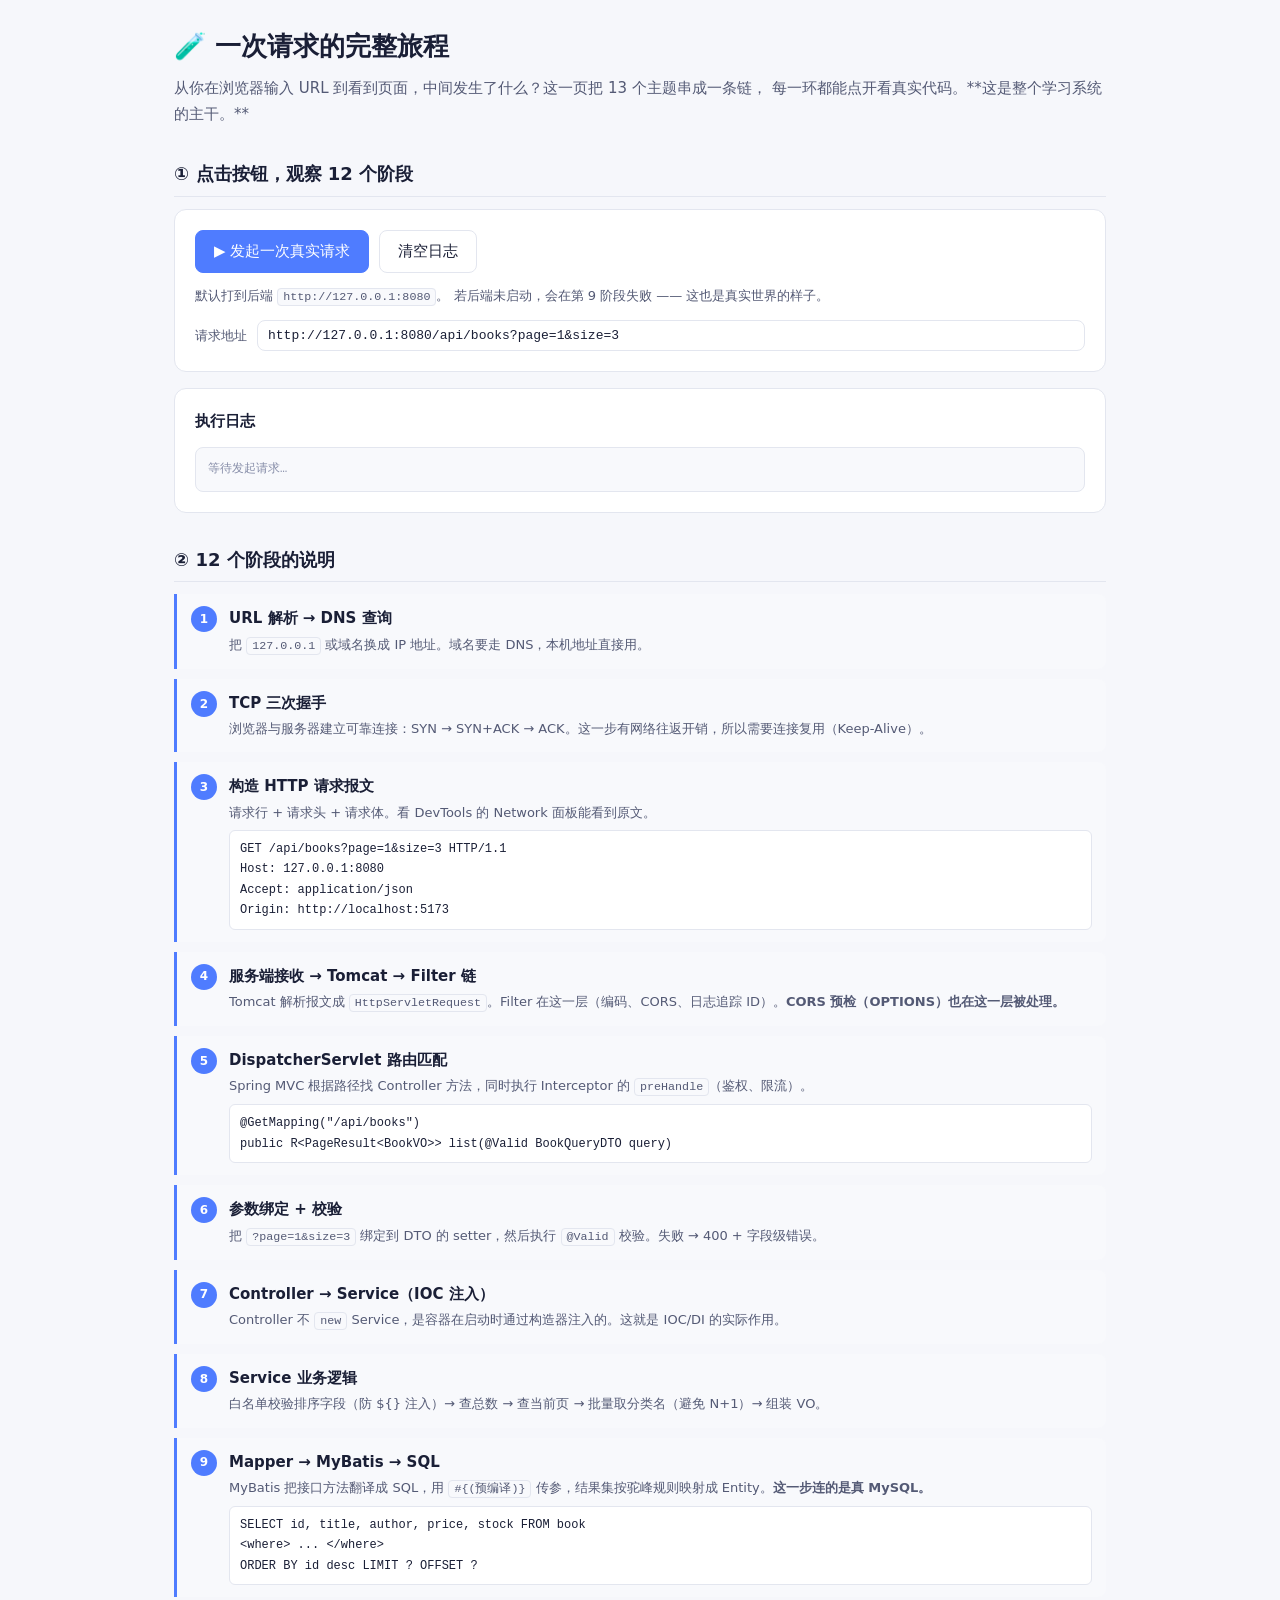
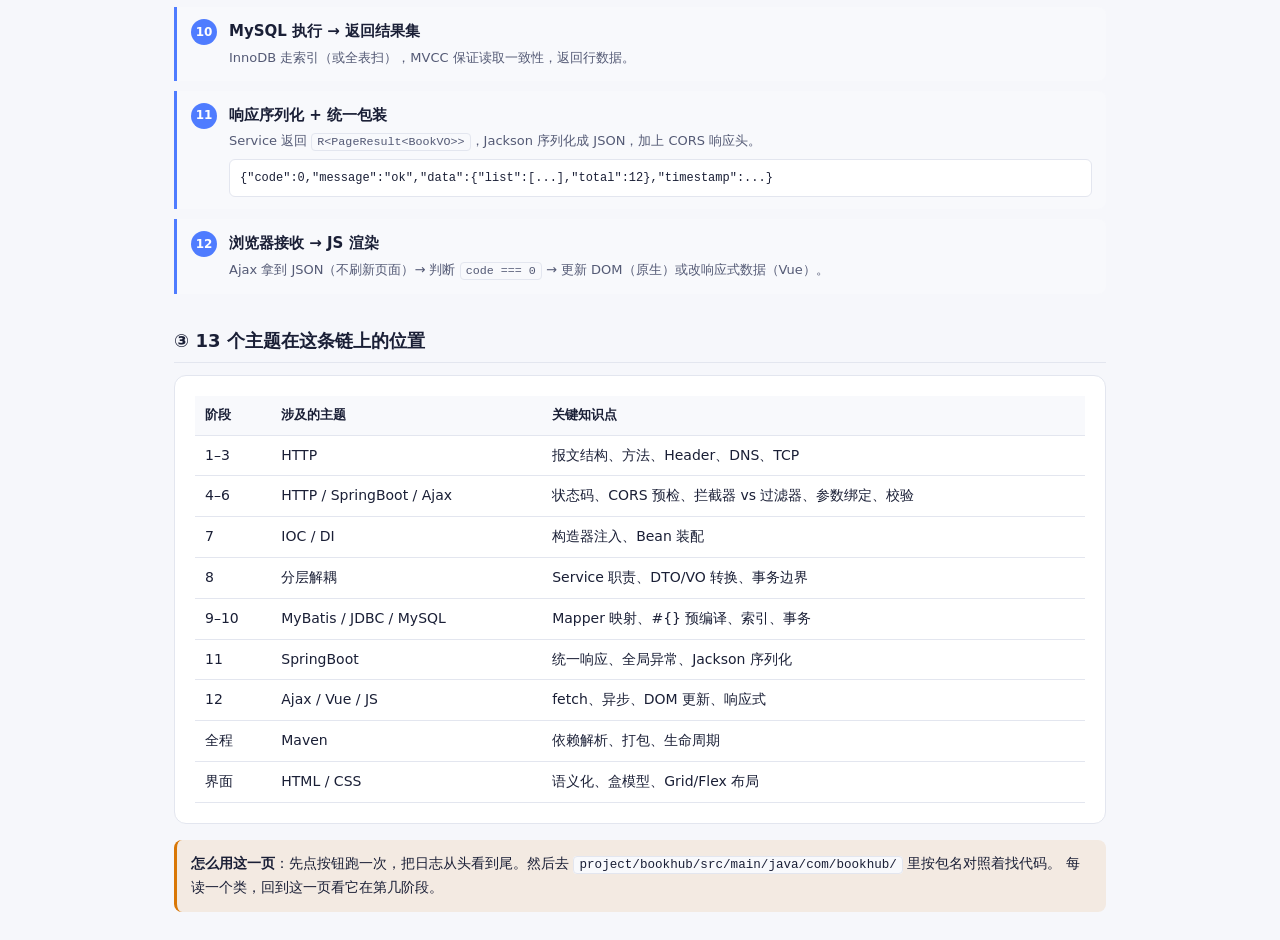
<file: labs/web/01-request-journey.html>
<!doctype html>
<html lang="zh-CN">
<head>
<meta charset="utf-8">
<meta name="viewport" content="width=device-width, initial-scale=1">
<title>实验 01 · 一次请求的完整旅程</title>
<style>
  :root {
    --bg: #f6f7fb; --surface: #fff; --border: #e3e6ef; --text: #1a1f36;
    --text2: #545a75; --text3: #868da8; --brand: #4f7cff; --ok: #16a34a;
    --warn: #d97706; --danger: #dc2626; --code-bg: #f8f9fc;
    --mono: "Cascadia Code", Consolas, monospace;
  }
  @media (prefers-color-scheme: dark) {
    :root { --bg:#0f1218; --surface:#171b23; --border:#2a3040; --text:#e6e9f2;
      --text2:#a8b0c4; --text3:#737c93; --code-bg:#12161d; }
  }
  * { box-sizing: border-box; }
  body {
    margin: 0; padding: 24px;
    font: 15px/1.7 -apple-system, "PingFang SC", "Microsoft YaHei", system-ui, sans-serif;
    background: var(--bg); color: var(--text);
    max-width: 980px; margin-inline: auto;
  }
  h1 { font-size: 26px; margin: 0 0 8px; }
  h2 { font-size: 18px; margin: 32px 0 12px; padding-bottom: 6px; border-bottom: 1px solid var(--border); }
  .lede { color: var(--text2); margin: 0 0 24px; }
  .card {
    background: var(--surface); border: 1px solid var(--border);
    border-radius: 12px; padding: 20px; margin-bottom: 16px;
  }
  .stage {
    display: flex; gap: 12px; align-items: flex-start;
    padding: 12px 14px; border-left: 3px solid var(--brand);
    background: var(--code-bg); border-radius: 0 8px 8px 0; margin-bottom: 10px;
  }
  .stage-n {
    flex: 0 0 26px; height: 26px; display: grid; place-items: center;
    border-radius: 50%; background: var(--brand); color: #fff;
    font-size: 12px; font-weight: 700;
  }
  .stage-b { flex: 1; min-width: 0; }
  .stage-t { font-weight: 650; margin-bottom: 2px; }
  .stage-d { font-size: 13px; color: var(--text2); }
  .stage-code {
    font-family: var(--mono); font-size: 12px;
    background: var(--surface); border: 1px solid var(--border);
    border-radius: 6px; padding: 8px 10px; margin-top: 6px;
    overflow-x: auto; white-space: pre;
  }
  button {
    font: inherit; padding: 8px 18px; border-radius: 8px; cursor: pointer;
    border: 1px solid var(--border); background: var(--surface); color: var(--text);
    transition: all .18s;
  }
  button:hover { border-color: var(--brand); color: var(--brand); }
  button.primary { background: var(--brand); border-color: var(--brand); color: #fff; }
  button.primary:hover { filter: brightness(1.1); color: #fff; }
  button:disabled { opacity: .5; cursor: not-allowed; }
  .log {
    font-family: var(--mono); font-size: 12px; line-height: 1.6;
    background: var(--code-bg); border: 1px solid var(--border);
    border-radius: 8px; padding: 12px; max-height: 320px; overflow-y: auto;
    white-space: pre-wrap; word-break: break-all;
  }
  .log .t { color: var(--text3); }
  .log .ok { color: var(--ok); }
  .log .err { color: var(--danger); }
  .log .info { color: var(--brand); }
  .row { display: flex; gap: 10px; flex-wrap: wrap; align-items: center; }
  .grid2 { display: grid; grid-template-columns: repeat(auto-fit, minmax(240px, 1fr)); gap: 14px; }
  code { font-family: var(--mono); font-size: .9em; background: var(--code-bg);
    border: 1px solid var(--border); padding: 1px 5px; border-radius: 4px; }
  .note { padding: 12px 14px; border-radius: 8px; font-size: 14px;
    background: color-mix(in srgb, var(--warn) 10%, transparent);
    border-left: 3px solid var(--warn); margin: 12px 0; }
  table { border-collapse: collapse; width: 100%; font-size: 14px; }
  th, td { padding: 8px 10px; text-align: left; border-bottom: 1px solid var(--border); }
  th { background: var(--code-bg); font-weight: 650; font-size: 13px; }
</style>
</head>
<body>

<h1>🧪 一次请求的完整旅程</h1>
<p class="lede">
  从你在浏览器输入 URL 到看到页面，中间发生了什么？这一页把 13 个主题串成一条链，
  每一环都能点开看真实代码。**这是整个学习系统的主干。**
</p>

<h2>① 点击按钮，观察 12 个阶段</h2>
<div class="card">
  <div class="row mb">
    <button class="primary" id="btn-run">▶ 发起一次真实请求</button>
    <button id="btn-clear">清空日志</button>
  </div>
  <p style="font-size:13px;color:var(--text2);margin:12px 0 0">
    默认打到后端 <code>http://127.0.0.1:8080</code>。
    若后端未启动，会在第 9 阶段失败 —— 这也是真实世界的样子。
  </p>
  <div class="row" style="margin-top:12px">
    <label style="font-size:13px;color:var(--text2)">请求地址</label>
    <input id="url" value="http://127.0.0.1:8080/api/books?page=1&size=3"
           style="flex:1;min-width:260px;padding:7px 10px;border:1px solid var(--border);
                  border-radius:8px;background:var(--surface);color:var(--text);font-family:var(--mono);font-size:13px">
  </div>
</div>

<div class="card">
  <h3 style="margin:0 0 12px;font-size:15px">执行日志</h3>
  <div class="log" id="log"><span class="t">等待发起请求…</span></div>
</div>

<h2>② 12 个阶段的说明</h2>

<div class="stage"><div class="stage-n">1</div><div class="stage-b">
  <div class="stage-t">URL 解析 → DNS 查询</div>
  <div class="stage-d">把 <code>127.0.0.1</code> 或域名换成 IP 地址。域名要走 DNS，本机地址直接用。</div>
</div></div>

<div class="stage"><div class="stage-n">2</div><div class="stage-b">
  <div class="stage-t">TCP 三次握手</div>
  <div class="stage-d">浏览器与服务器建立可靠连接：SYN → SYN+ACK → ACK。这一步有网络往返开销，所以需要连接复用（Keep-Alive）。</div>
</div></div>

<div class="stage"><div class="stage-n">3</div><div class="stage-b">
  <div class="stage-t">构造 HTTP 请求报文</div>
  <div class="stage-d">请求行 + 请求头 + 请求体。看 DevTools 的 Network 面板能看到原文。</div>
  <div class="stage-code">GET /api/books?page=1&size=3 HTTP/1.1
Host: 127.0.0.1:8080
Accept: application/json
Origin: http://localhost:5173</div>
</div></div>

<div class="stage"><div class="stage-n">4</div><div class="stage-b">
  <div class="stage-t">服务端接收 → Tomcat → Filter 链</div>
  <div class="stage-d">Tomcat 解析报文成 <code>HttpServletRequest</code>。Filter 在这一层（编码、CORS、日志追踪 ID）。<b>CORS 预检（OPTIONS）也在这一层被处理。</b></div>
</div></div>

<div class="stage"><div class="stage-n">5</div><div class="stage-b">
  <div class="stage-t">DispatcherServlet 路由匹配</div>
  <div class="stage-d">Spring MVC 根据路径找 Controller 方法，同时执行 Interceptor 的 <code>preHandle</code>（鉴权、限流）。</div>
  <div class="stage-code">@GetMapping("/api/books")
public R&lt;PageResult&lt;BookVO&gt;&gt; list(@Valid BookQueryDTO query)</div>
</div></div>

<div class="stage"><div class="stage-n">6</div><div class="stage-b">
  <div class="stage-t">参数绑定 + 校验</div>
  <div class="stage-d">把 <code>?page=1&size=3</code> 绑定到 DTO 的 setter，然后执行 <code>@Valid</code> 校验。失败 → 400 + 字段级错误。</div>
</div></div>

<div class="stage"><div class="stage-n">7</div><div class="stage-b">
  <div class="stage-t">Controller → Service（IOC 注入）</div>
  <div class="stage-d">Controller 不 <code>new</code> Service，是容器在启动时通过构造器注入的。这就是 IOC/DI 的实际作用。</div>
</div></div>

<div class="stage"><div class="stage-n">8</div><div class="stage-b">
  <div class="stage-t">Service 业务逻辑</div>
  <div class="stage-d">白名单校验排序字段（防 ${} 注入）→ 查总数 → 查当前页 → 批量取分类名（避免 N+1）→ 组装 VO。</div>
</div></div>

<div class="stage"><div class="stage-n">9</div><div class="stage-b">
  <div class="stage-t">Mapper → MyBatis → SQL</div>
  <div class="stage-d">MyBatis 把接口方法翻译成 SQL，用 <code>#{(预编译)}</code> 传参，结果集按驼峰规则映射成 Entity。<b>这一步连的是真 MySQL。</b></div>
  <div class="stage-code">SELECT id, title, author, price, stock FROM book
&lt;where&gt; ... &lt;/where&gt;
ORDER BY id desc LIMIT ? OFFSET ?</div>
</div></div>

<div class="stage"><div class="stage-n">10</div><div class="stage-b">
  <div class="stage-t">MySQL 执行 → 返回结果集</div>
  <div class="stage-d">InnoDB 走索引（或全表扫），MVCC 保证读取一致性，返回行数据。</div>
</div></div>

<div class="stage"><div class="stage-n">11</div><div class="stage-b">
  <div class="stage-t">响应序列化 + 统一包装</div>
  <div class="stage-d">Service 返回 <code>R&lt;PageResult&lt;BookVO&gt;&gt;</code>，Jackson 序列化成 JSON，加上 CORS 响应头。</div>
  <div class="stage-code">{"code":0,"message":"ok","data":{"list":[...],"total":12},"timestamp":...}</div>
</div></div>

<div class="stage"><div class="stage-n">12</div><div class="stage-b">
  <div class="stage-t">浏览器接收 → JS 渲染</div>
  <div class="stage-d">Ajax 拿到 JSON（不刷新页面）→ 判断 <code>code === 0</code> → 更新 DOM（原生）或改响应式数据（Vue）。</div>
</div></div>

<h2>③ 13 个主题在这条链上的位置</h2>
<div class="card">
<table>
  <thead><tr><th>阶段</th><th>涉及的主题</th><th>关键知识点</th></tr></thead>
  <tbody>
    <tr><td>1–3</td><td>HTTP</td><td>报文结构、方法、Header、DNS、TCP</td></tr>
    <tr><td>4–6</td><td>HTTP / SpringBoot / Ajax</td><td>状态码、CORS 预检、拦截器 vs 过滤器、参数绑定、校验</td></tr>
    <tr><td>7</td><td>IOC / DI</td><td>构造器注入、Bean 装配</td></tr>
    <tr><td>8</td><td>分层解耦</td><td>Service 职责、DTO/VO 转换、事务边界</td></tr>
    <tr><td>9–10</td><td>MyBatis / JDBC / MySQL</td><td>Mapper 映射、#{} 预编译、索引、事务</td></tr>
    <tr><td>11</td><td>SpringBoot</td><td>统一响应、全局异常、Jackson 序列化</td></tr>
    <tr><td>12</td><td>Ajax / Vue / JS</td><td>fetch、异步、DOM 更新、响应式</td></tr>
    <tr><td>全程</td><td>Maven</td><td>依赖解析、打包、生命周期</td></tr>
    <tr><td>界面</td><td>HTML / CSS</td><td>语义化、盒模型、Grid/Flex 布局</td></tr>
  </tbody>
</table>
</div>

<div class="note">
  <b>怎么用这一页</b>：先点按钮跑一次，把日志从头看到尾。然后去
  <code>project/bookhub/src/main/java/com/bookhub/</code> 里按包名对照着找代码。
  每读一个类，回到这一页看它在第几阶段。
</div>

<script>
const logEl = document.getElementById('log');
const btnRun = document.getElementById('btn-run');
const btnClear = document.getElementById('btn-clear');
const urlEl = document.getElementById('url');

let t0 = 0;
function now() {
  const ms = performance.now() - t0;
  return `+${ms.toFixed(1).padStart(7)}ms`;
}
function log(msg, cls = '') {
  const line = document.createElement('div');
  line.innerHTML = `<span class="t">${now()}</span>  <span class="${cls}">${escapeHtml(msg)}</span>`;
  logEl.appendChild(line);
  logEl.scrollTop = logEl.scrollHeight;
}
function escapeHtml(s) {
  return String(s).replace(/[&<>"']/g, c => ({'&':'&amp;','<':'&lt;','>':'&gt;','"':'&quot;',"'":'&#39;'}[c]));
}
function clearLog() { logEl.innerHTML = ''; }

async function run() {
  btnRun.disabled = true;
  clearLog();
  t0 = performance.now();

  const url = urlEl.value.trim();
  const origin = new URL(url).origin;

  log('═══ 开始 ───', 'info');
  log(`① URL: ${url}`);
  log(`   协议=${new URL(url).protocol}  主机=${new URL(url).host}  路径=${new URL(url).pathname}`, '');
  log(`   本页 origin = ${location.origin}`);
  log(`   同源？${origin === location.origin ? '是' : '否 → 会触发 CORS'}`,
      origin === location.origin ? 'ok' : 'err');

  log('② DNS：127.0.0.1 直接是 IP，无需解析');
  log('   （若是域名，这里会是一次 DNS 查询，通常走系统缓存 → hosts → DNS 服务器）');

  log('③ TCP 三次握手（由浏览器内核完成，JS 看不到）');
  log('   SYN → SYN+ACK → ACK，成功后连接进入 HTTP 层');

  log('④ 构造请求报文：');
  log(`   GET ${new URL(url).pathname}${new URL(url).search} HTTP/1.1`);
  log(`   Host: ${new URL(url).host}`);
  log('   Accept: application/json');

  log('⑤ 发出请求…');
  log('（下面这些阶段发生在服务器内部，浏览器只能看到耗时）', 'info');

  const t1 = performance.now();
  let res, json, err = null;
  try {
    res = await fetch(url, { headers: { Accept: 'application/json' } });
    json = await res.json();
  } catch (e) {
    err = e;
  }
  const rtt = performance.now() - t1;

  if (err) {
    log(`✗ 请求失败：${err.message}`, 'err');
    log('');
    log('可能原因（按概率排序）：', 'info');
    log('  1. 后端没启动 → 在 project/bookhub 执行 mvnw.cmd spring-boot:run');
    log('  2. 端口被占用 / 改过端口 → 检查 application.yml 的 server.port');
    log('  3. 本页用 file:// 打开，被 CORS 拦 → 用 node tools/serve.mjs 起服务');
    log('  4. 跨域但后端没配 CORS → 检查 CorsConfig');
    log('');
    log('这四种错误正是「Ajax + HTTP + SpringBoot」三章要解决的问题。', 'info');
    btnRun.disabled = false;
    return;
  }

  log(`⑥ 收到响应，往返耗时 ${rtt.toFixed(1)}ms`, 'ok');
  log(`   HTTP ${res.status} ${res.statusText}`, res.ok ? 'ok' : 'err');
  log('   响应头：');
  for (const [k, v] of res.headers) {
    if (['content-type', 'content-length', 'access-control-allow-origin',
         'access-control-allow-credentials', 'cache-control', 'date'].includes(k.toLowerCase())) {
      log(`     ${k}: ${v}`);
    }
  }

  log('⑦ Tomcat → Filter → DispatcherServlet（服务端，JS 不可见）');
  log('⑧ 拦截器 preHandle → Controller → 参数绑定 → @Valid（服务端）');
  log('⑨ IOC 注入的 Service 执行 → ');
  log('⑩ MyBatis 生成 SQL → MySQL 执行（服务端）');

  log('⑪ 响应体（截断到 600 字）：');
  const bodyStr = JSON.stringify(json, null, 2);
  bodyStr.split('\n').slice(0, 22).forEach(l => log('   ' + l));
  if (bodyStr.split('\n').length > 22) log('   …（省略）');

  log('⑫ 前端处理：', 'info');
  log(`   业务码 code = ${json.code} ${json.code === 0 ? '→ 成功' : '→ 业务失败'}`,
      json.code === 0 ? 'ok' : 'err');
  if (json.code === 0 && json.data) {
    if (json.data.list) {
      log(`   列表 ${json.data.list.length} 条，共 ${json.data.total} 条，第 ${json.data.page}/${json.data.pages} 页`);
      log('   第 1 条： ' + JSON.stringify(json.data.list[0]).slice(0, 200));
    } else {
      log('   详情：' + JSON.stringify(json.data).slice(0, 300));
    }
  } else if (json.message) {
    log(`   错误信息：${json.message}`, 'err');
  }

  log('');
  log('═══ 完成 ═══', 'ok');
  log(`总耗时 ${(performance.now() - t0).toFixed(1)}ms（其中网络往返 ${rtt.toFixed(1)}ms）`);
  btnRun.disabled = false;
}

btnRun.addEventListener('click', run);
btnClear.addEventListener('click', clearLog);
</script>
</body>
</html>
</file>
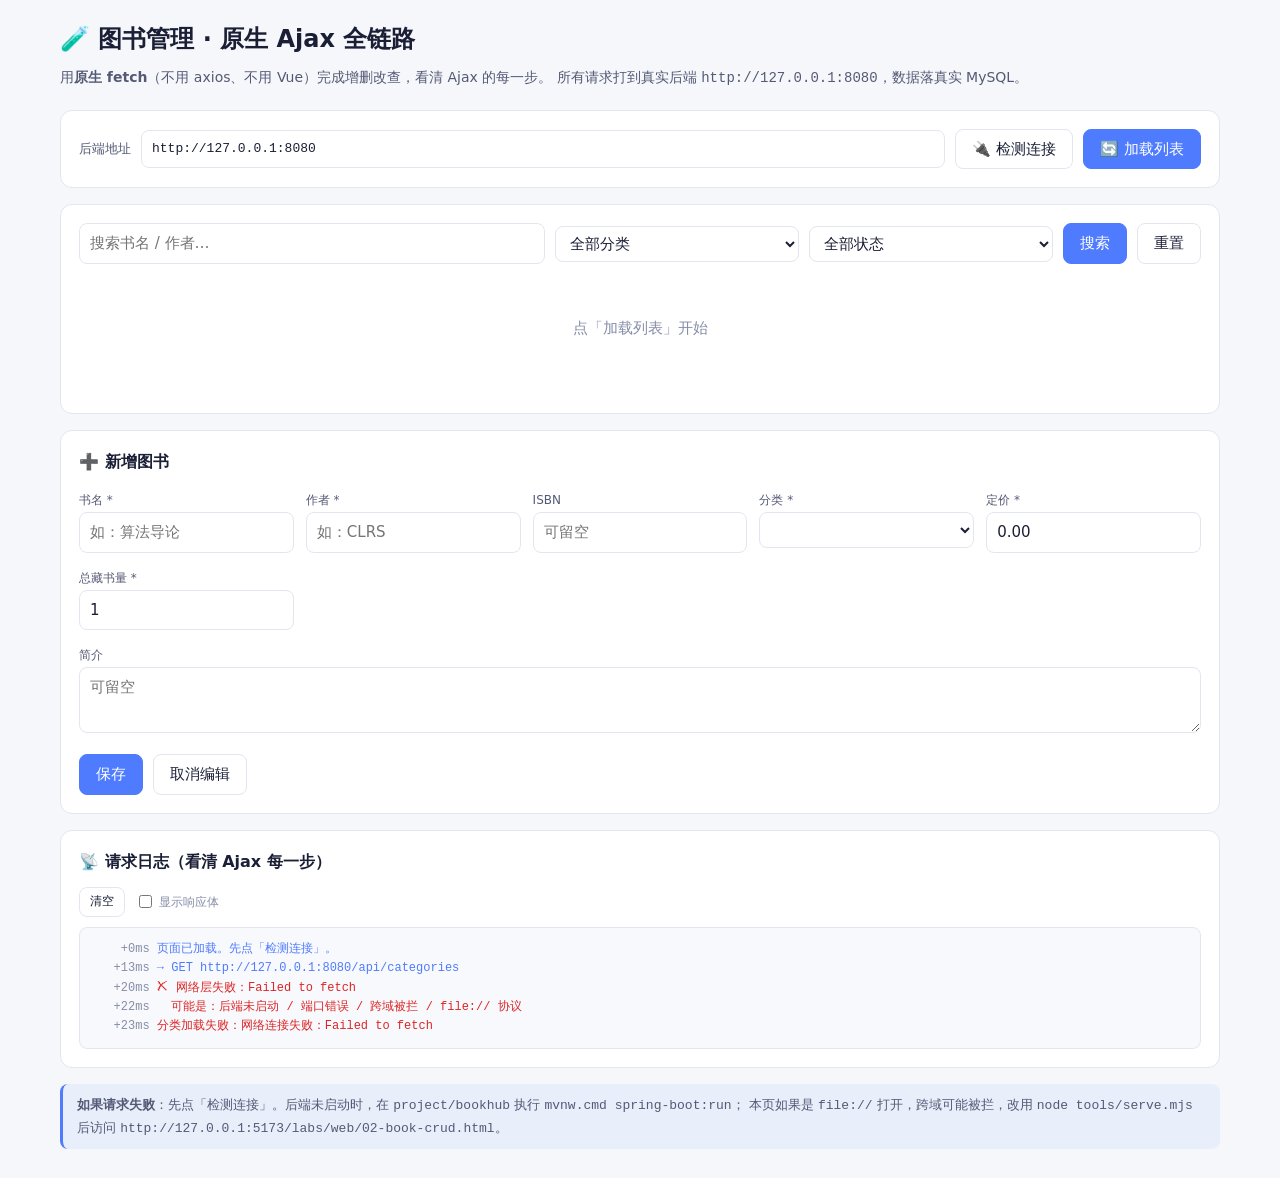
<file: labs/web/02-book-crud.html>
<!doctype html>
<html lang="zh-CN">
<head>
<meta charset="utf-8">
<meta name="viewport" content="width=device-width, initial-scale=1">
<title>实验 02 · 图书管理（原生 Ajax 全链路）</title>
<style>
  :root {
    --bg:#f6f7fb; --surface:#fff; --border:#e3e6ef; --text:#1a1f36;
    --text2:#545a75; --text3:#868da8; --brand:#4f7cff; --ok:#16a34a;
    --warn:#d97706; --danger:#dc2626; --code-bg:#f8f9fc;
    --mono:"Cascadia Code",Consolas,monospace;
  }
  @media (prefers-color-scheme:dark){:root{--bg:#0f1218;--surface:#171b23;--border:#2a3040;
    --text:#e6e9f2;--text2:#a8b0c4;--text3:#737c93;--code-bg:#12161d;}}
  *{box-sizing:border-box}
  body{margin:0;padding:20px;font:15px/1.65 -apple-system,"PingFang SC","Microsoft YaHei",system-ui,sans-serif;
    background:var(--bg);color:var(--text);max-width:1200px;margin-inline:auto}
  h1{font-size:24px;margin:0 0 6px}
  .lede{color:var(--text2);margin:0 0 20px;font-size:14px}
  .card{background:var(--surface);border:1px solid var(--border);border-radius:12px;padding:18px;margin-bottom:16px}
  button{font:inherit;padding:7px 16px;border-radius:8px;cursor:pointer;border:1px solid var(--border);
    background:var(--surface);color:var(--text);transition:all .18s}
  button:hover{border-color:var(--brand);color:var(--brand)}
  button.primary{background:var(--brand);border-color:var(--brand);color:#fff}
  button.primary:hover{filter:brightness(1.1);color:#fff}
  button.danger{color:var(--danger);border-color:var(--danger)}
  button.danger:hover{background:var(--danger);color:#fff}
  button:disabled{opacity:.45;cursor:not-allowed}
  button.sm{padding:4px 10px;font-size:12px}
  input,select,textarea{font:inherit;padding:7px 10px;border:1px solid var(--border);border-radius:8px;
    background:var(--surface);color:var(--text);width:100%}
  input:focus,select:focus,textarea:focus{outline:none;border-color:var(--brand);
    box-shadow:0 0 0 3px color-mix(in srgb,var(--brand) 15%,transparent)}
  .row{display:flex;gap:10px;flex-wrap:wrap;align-items:center}
  .grid{display:grid;grid-template-columns:repeat(auto-fit,minmax(180px,1fr));gap:12px}
  table{border-collapse:collapse;width:100%;font-size:14px}
  th,td{padding:9px 10px;text-align:left;border-bottom:1px solid var(--border);vertical-align:middle}
  th{background:var(--code-bg);font-weight:650;font-size:12.5px;white-space:nowrap}
  tbody tr:hover{background:var(--code-bg)}
  .badge{display:inline-block;padding:1px 8px;border-radius:99px;font-size:11px;font-weight:600}
  .badge.ok{background:color-mix(in srgb,var(--ok) 15%,transparent);color:var(--ok)}
  .badge.no{background:color-mix(in srgb,var(--text3) 15%,transparent);color:var(--text3)}
  .badge.warn{background:color-mix(in srgb,var(--warn) 15%,transparent);color:var(--warn)}
  .log{font-family:var(--mono);font-size:12px;line-height:1.6;background:var(--code-bg);
    border:1px solid var(--border);border-radius:8px;padding:12px;max-height:260px;
    overflow-y:auto;white-space:pre-wrap;word-break:break-all}
  .log .ok{color:var(--ok)} .log .err{color:var(--danger)}
  .log .info{color:var(--brand)} .log .t{color:var(--text3)}
  .msg{padding:10px 14px;border-radius:8px;margin:10px 0;font-size:14px;display:none}
  .msg.show{display:block}
  .msg.ok{background:color-mix(in srgb,var(--ok) 12%,transparent);color:var(--ok);
    border-left:3px solid var(--ok)}
  .msg.err{background:color-mix(in srgb,var(--danger) 12%,transparent);color:var(--danger);
    border-left:3px solid var(--danger)}
  .note{padding:10px 14px;border-radius:8px;font-size:13px;
    background:color-mix(in srgb,var(--brand) 8%,transparent);
    border-left:3px solid var(--brand);margin:12px 0;color:var(--text2)}
  .muted{color:var(--text3);font-size:13px}
  .pager{display:flex;gap:6px;align-items:center;justify-content:center;margin-top:14px;flex-wrap:wrap}
  .pager span{margin:0 10px;font-size:13px;color:var(--text2)}
  .spinner{width:16px;height:16px;border:2px solid var(--border);border-top-color:var(--brand);
    border-radius:50%;animation:spin .7s linear infinite;display:inline-block;vertical-align:-3px}
  @keyframes spin{to{transform:rotate(360deg)}}
  .empty{text-align:center;padding:40px;color:var(--text3)}
  .code{font-family:var(--mono);font-size:12px;background:var(--code-bg);border:1px solid var(--border);
    border-radius:6px;padding:8px;overflow-x:auto;white-space:pre}
</style>
</head>
<body>

<h1>🧪 图书管理 · 原生 Ajax 全链路</h1>
<p class="lede">
  用<strong>原生 fetch</strong>（不用 axios、不用 Vue）完成增删改查，看清 Ajax 的每一步。
  所有请求打到真实后端 <code>http://127.0.0.1:8080</code>，数据落真实 MySQL。
</p>

<div class="card">
  <div class="row">
    <label style="font-size:13px;color:var(--text2)">后端地址</label>
    <input id="baseUrl" value="http://127.0.0.1:8080"
           style="flex:1;min-width:220px;font-family:var(--mono);font-size:13px">
    <button id="btnCheck">🔌 检测连接</button>
    <button id="btnReload" class="primary">🔄 加载列表</button>
  </div>
  <div id="connMsg" class="msg"></div>
</div>

<div class="card">
  <div class="row" style="margin-bottom:12px">
    <input id="kw" placeholder="搜索书名 / 作者…" style="flex:2;min-width:180px">
    <select id="catFilter" style="flex:1;min-width:130px">
      <option value="">全部分类</option>
    </select>
    <select id="statusFilter" style="flex:1;min-width:110px">
      <option value="">全部状态</option>
      <option value="1">上架</option>
      <option value="0">下架</option>
    </select>
    <button id="btnSearch" class="primary">搜索</button>
    <button id="btnReset">重置</button>
  </div>

  <div id="tableWrap">
    <div class="empty">点「加载列表」开始</div>
  </div>

  <div class="pager" id="pager"></div>
</div>

<div class="card">
  <h3 style="margin:0 0 12px;font-size:16px" id="formTitle">➕ 新增图书</h3>
  <form id="bookForm">
    <input type="hidden" id="f-id">
    <div class="grid">
      <div>
        <label style="font-size:12px;color:var(--text2)">书名 *</label>
        <input id="f-title" required maxlength="200" placeholder="如：算法导论">
      </div>
      <div>
        <label style="font-size:12px;color:var(--text2)">作者 *</label>
        <input id="f-author" required maxlength="100" placeholder="如：CLRS">
      </div>
      <div>
        <label style="font-size:12px;color:var(--text2)">ISBN</label>
        <input id="f-isbn" maxlength="20" placeholder="可留空">
      </div>
      <div>
        <label style="font-size:12px;color:var(--text2)">分类 *</label>
        <select id="f-category" required></select>
      </div>
      <div>
        <label style="font-size:12px;color:var(--text2)">定价 *</label>
        <input id="f-price" type="number" min="0" step="0.01" value="0.00" required>
      </div>
      <div>
        <label style="font-size:12px;color:var(--text2)">总藏书量 *</label>
        <input id="f-total" type="number" min="0" value="1" required>
      </div>
    </div>
    <div style="margin-top:12px">
      <label style="font-size:12px;color:var(--text2)">简介</label>
      <textarea id="f-remark" rows="2" maxlength="500" placeholder="可留空"></textarea>
    </div>
    <div class="row" style="margin-top:14px">
      <button type="submit" class="primary" id="btnSubmit">保存</button>
      <button type="button" id="btnCancel">取消编辑</button>
    </div>
  </form>
  <div id="formMsg" class="msg"></div>
  <div id="validErr" style="display:none;margin-top:10px"></div>
</div>

<div class="card">
  <h3 style="margin:0 0 12px;font-size:16px">📡 请求日志（看清 Ajax 每一步）</h3>
  <div class="row" style="margin-bottom:10px">
    <button class="sm" id="btnClearLog">清空</button>
    <label class="muted" style="font-size:12px;cursor:pointer">
      <input type="checkbox" id="showDetail" style="width:auto;vertical-align:-2px"> 显示响应体
    </label>
  </div>
  <div class="log" id="log"></div>
</div>

<div class="note">
  <b>如果请求失败</b>：先点「检测连接」。后端未启动时，在
  <code>project/bookhub</code> 执行 <code>mvnw.cmd spring-boot:run</code>；
  本页如果是 <code>file://</code> 打开，跨域可能被拦，改用
  <code>node tools/serve.mjs</code> 后访问 <code>http://127.0.0.1:5173/labs/web/02-book-crud.html</code>。
</div>

<script>
/* ============================================================
 * 这一整页都是「原生 Ajax」的教学实现
 * 关键点（每处都有注释）：
 *   ① 统一封装 request()：处理 res.ok、业务码、超时、错误分类
 *   ② 用 DOM API 构建表格（不用 innerHTML 拼接，防 XSS）
 *   ③ 表单校验：前端先校验（体验），后端再校验（安全）
 *   ④ 事件委托：表格按钮用一个监听器
 *   ⑤ AbortController：搜索时取消上一次请求（防竞态）
 * ============================================================ */

const $ = (s) => document.querySelector(s);
const logEl = $('#log');
let t0 = 0;

function nowStr() {
  return `+${(performance.now() - t0).toFixed(0)}ms`.padStart(8);
}
function escapeHtml(s) {
  return String(s ?? '').replace(/[&<>"']/g,
    c => ({ '&': '&amp;', '<': '&lt;', '>': '&gt;', '"': '&quot;', "'": '&#39;' }[c]));
}
function log(msg, cls = '') {
  const div = document.createElement('div');
  div.innerHTML = `<span class="t">${nowStr()}</span> <span class="${cls}">${escapeHtml(msg)}</span>`;
  logEl.appendChild(div);
  logEl.scrollTop = logEl.scrollHeight;
}

function showMsg(el, text, type) {
  el.className = 'msg show ' + type;
  el.textContent = text;
}
function hideMsg(el) { el.className = 'msg'; }

/* ============================================================
 * ① 统一请求封装
 * ------------------------------------------------------------
 * 为什么必须封装？因为裸 fetch 有四个坑：
 *   1. 4xx/5xx 不 reject → 必须判断 res.ok
 *   2. 要手动 res.json()
 *   3. 没有超时
 *   4. 业务码（code!==0）和 HTTP 错误要分开处理
 * ============================================================ */
let currentController = null;
let lastT0 = 0;

async function request(path, { method = 'GET', body, timeout = 8000, cancelPrevious = false } = {}) {
  const base = $('#baseUrl').value.replace(/\/$/, '');
  const url = base + path;
  lastT0 = performance.now();

  if (cancelPrevious) {
    currentController?.abort();      // 取消上一次（防竞态）
  }
  const controller = new AbortController();
  currentController = controller;
  const timer = setTimeout(() => controller.abort('timeout'), timeout);

  log(`→ ${method} ${url}` +
      (body ? `  body=${JSON.stringify(body).slice(0, 80)}` : ''), 'info');

  try {
    const res = await fetch(url, {
      method,
      headers: body ? { 'Content-Type': 'application/json' } : {},
      body: body ? JSON.stringify(body) : undefined,
      signal: controller.signal,
    });

    const ms = (performance.now() - lastT0).toFixed(0);
    const text = await res.text();
    const json = text ? JSON.parse(text) : null;

    log(`← ${res.status} ${res.statusText}  (${ms}ms)` +
        (json && json.code !== undefined ? `  code=${json.code}` : ''),
        res.ok && (!json || json.code === 0) ? 'ok' : 'err');

    if ($('#showDetail').checked && json) {
      log('   ' + JSON.stringify(json).slice(0, 600));
    }

    // HTTP 层错误
    if (!res.ok) {
      const errMsg = json?.message || `HTTP ${res.status}`;
      const details = json?.data ? '\n' + Object.entries(json.data)
        .map(([k, v]) => `  · ${k}: ${v}`).join('\n') : '';
      throw Object.assign(new Error(errMsg + details), { kind: 'http', status: res.status, json });
    }

    // 业务层错误（HTTP 200 但 code !== 0）
    if (json && json.code !== 0) {
      const details = json.data ? '\n' + Object.entries(json.data)
        .map(([k, v]) => `  · ${k}: ${v}`).join('\n') : '';
      throw Object.assign(new Error(json.message + details), { kind: 'biz', json });
    }

    return json?.data ?? null;

  } catch (e) {
    if (e.kind) throw e;                       // 上面已经抛的，直接透传

    if (e.name === 'AbortError') {
      if (e.message === 'timeout') {
        log(`✗ 请求超时（>${timeout}ms）`, 'err');
        throw Object.assign(new Error('请求超时，请检查后端是否在运行'), { kind: 'timeout' });
      }
      log('✗ 请求已被取消（用户触发新操作）', 'err');
      throw Object.assign(new Error('已取消'), { kind: 'abort' });
    }

    // 网络错误（后端没起、跨域被拦、DNS 失败）
    log('✗ 网络层失败：' + e.message, 'err');
    log('  可能是：后端未启动 / 端口错误 / 跨域被拦 / file:// 协议', 'err');
    throw Object.assign(new Error('网络连接失败：' + e.message), { kind: 'network' });
  } finally {
    clearTimeout(timer);
    if (currentController === controller) currentController = null;
  }
}

/* ============================================================
 * ② 状态
 * ============================================================ */
const state = {
  page: 1,
  size: 8,
  kw: '',
  categoryId: '',
  status: '',
  total: 0,
  pages: 0,
};

/* ============================================================
 * ③ 加载分类（下拉框）
 * ============================================================ */
async function loadCategories() {
  try {
    const list = await request('/api/categories');
    const opts = list.map(c => `<option value="${c.id}">${escapeHtml(c.name)}</option>`).join('');
    $('#catFilter').innerHTML = '<option value="">全部分类</option>' + opts;
    $('#f-category').innerHTML = '<option value="">请选择</option>' + opts;
  } catch (e) {
    log('分类加载失败：' + e.message, 'err');
  }
}

/* ============================================================
 * ④ 渲染表格（用 DOM API 而非 innerHTML 拼接）
 * ============================================================ */
function renderTable(list) {
  const wrap = $('#tableWrap');
  wrap.innerHTML = '';

  if (!list.length) {
    const d = document.createElement('div');
    d.className = 'empty';
    d.textContent = '没有符合条件的图书';
    wrap.appendChild(d);
    renderPager();
    return;
  }

  const table = document.createElement('table');
  const thead = document.createElement('thead');
  const htr = document.createElement('tr');
  ['ID', '书名', '作者', '分类', '定价', '库存/总量', '状态', '操作'].forEach((t, i) => {
    const th = document.createElement('th');
    th.textContent = t;
    if (i === 7) th.style.textAlign = 'right';
    htr.appendChild(th);
  });
  thead.appendChild(htr);
  table.appendChild(thead);

  const tbody = document.createElement('tbody');
  list.forEach(b => {
    const tr = document.createElement('tr');

    const cells = [
      String(b.id),
      b.title,
      b.author,
      b.categoryName || '-',
      '¥' + Number(b.price).toFixed(2),
      `${b.stock} / ${b.total}`,
    ];
    cells.forEach((v, i) => {
      const td = document.createElement('td');
      td.textContent = v;
      if (i === 0) td.style.color = 'var(--text3)';
      if (i === 4) td.style.fontVariantNumeric = 'tabular-nums';
      if (i === 5) {
        td.style.fontVariantNumeric = 'tabular-nums';
        if (b.stock === 0) td.style.color = 'var(--danger)';
      }
      if (i === 1) td.style.fontWeight = '550';
      tr.appendChild(td);
    });

    // 状态
    const tdStatus = document.createElement('td');
    const badge = document.createElement('span');
    badge.className = 'badge ' + (b.status === 1 ? 'ok' : 'no');
    badge.textContent = b.statusText;
    tdStatus.appendChild(badge);
    if (!b.available && b.status === 1) {
      const w = document.createElement('span');
      w.className = 'badge warn';
      w.textContent = '无库存';
      w.style.marginLeft = '4px';
      tdStatus.appendChild(w);
    }
    tr.appendChild(tdStatus);

    // 操作
    const tdOps = document.createElement('td');
    tdOps.style.textAlign = 'right';
    tdOps.style.whiteSpace = 'nowrap';

    const mk = (text, cls, action) => {
      const btn = document.createElement('button');
      btn.className = 'sm' + (cls ? ' ' + cls : '');
      btn.textContent = text;
      btn.dataset.action = action;
      btn.dataset.id = b.id;
      btn.style.marginLeft = '4px';
      return btn;
    };

    tdOps.appendChild(mk('借书', '', 'borrow'));
    tdOps.appendChild(mk('编辑', '', 'edit'));
    tdOps.appendChild(mk('删除', 'danger', 'del'));
    tr.appendChild(tdOps);

    tbody.appendChild(tr);
  });

  table.appendChild(tbody);
  wrap.appendChild(table);
  renderPager();
}

function renderPager() {
  const p = $('#pager');
  p.innerHTML = '';
  if (state.pages <= 1) return;

  const mk = (text, disabled, onClick) => {
    const b = document.createElement('button');
    b.className = 'sm';
    b.textContent = text;
    b.disabled = disabled;
    b.onclick = onClick;
    return b;
  };

  p.appendChild(mk('« 首页', state.page === 1, () => { state.page = 1; loadList(); }));
  p.appendChild(mk('‹ 上一页', state.page === 1, () => { state.page--; loadList(); }));

  const sp = document.createElement('span');
  sp.textContent = `第 ${state.page} / ${state.pages} 页 · 共 ${state.total} 条`;
  p.appendChild(sp);

  p.appendChild(mk('下一页 ›', state.page >= state.pages, () => { state.page++; loadList(); }));
  p.appendChild(mk('末页 »', state.page >= state.pages, () => { state.page = state.pages; loadList(); }));
}

/* ============================================================
 * ⑤ 加载列表
 * ============================================================ */
async function loadList(cancelPrevious = false) {
  const qs = new URLSearchParams({
    page: state.page,
    size: state.size,
    sortBy: 'id',
    sortDir: 'desc',
  });
  if (state.kw) qs.set('kw', state.kw);
  if (state.categoryId) qs.set('categoryId', state.categoryId);
  if (state.status !== '') qs.set('status', state.status);

  try {
    const data = await request('/api/books?' + qs.toString(), { cancelPrevious });
    state.total = data.total;
    state.pages = data.pages;
    if (data.page > data.pages && data.pages > 0) {
      state.page = data.pages;
    }
    renderTable(data.list);
  } catch (e) {
    if (e.kind === 'abort') return;      // 主动取消不算错误
    const wrap = $('#tableWrap');
    wrap.innerHTML = '';
    const d = document.createElement('div');
    d.className = 'empty';
    d.textContent = '加载失败：' + e.message;
    wrap.appendChild(d);
  }
}

/* ============================================================
 * ⑥ 借书 / 删除（事件委托）
 * ============================================================ */
$('#tableWrap').addEventListener('click', async (e) => {
  const btn = e.target.closest('button[data-action]');
  if (!btn) return;
  const id = Number(btn.dataset.id);
  const action = btn.dataset.action;

  btn.disabled = true;
  try {
    if (action === 'borrow') {
      const readerId = Number(prompt('输入读者 id（1-4 有测试数据）', '1'));
      if (!readerId) return;
      const r = await request(`/api/books/${id}/borrow`, {
        method: 'POST',
        body: { readerId },
      });
      log(`  借书成功：应还 ${r.dueDate}，剩余 ${r.remainDays} 天`, 'ok');
      showMsg($('#formMsg'), `借书成功：《${r.bookTitle}》应还 ${r.dueDate}`, 'ok');
      loadList();
    } else if (action === 'del') {
      if (!confirm('确定删除这本书？')) return;
      await request(`/api/books/${id}`, { method: 'DELETE' });
      showMsg($('#formMsg'), '已删除', 'ok');
      loadList();
    } else if (action === 'edit') {
      const d = await request(`/api/books/${id}`);
      fillForm(d);
    }
  } catch (err) {
    if (err.kind === 'abort') return;
    showMsg($('#formMsg'), err.message, 'err');
  } finally {
    btn.disabled = false;
  }
});

/* ============================================================
 * ⑦ 表单
 * ============================================================ */
function fillForm(b) {
  $('#formTitle').textContent = '✏️ 编辑图书 #' + b.id;
  $('#f-id').value = b.id;
  $('#f-title').value = b.title;
  $('#f-author').value = b.author;
  $('#f-isbn').value = b.isbn || '';
  $('#f-category').value = b.categoryId;
  $('#f-price').value = b.price;
  $('#f-total').value = b.total;
  $('#f-remark').value = b.remark || '';
  $('#btnSubmit').textContent = '更新';
  document.getElementById('bookForm').scrollIntoView({ behavior: 'smooth', block: 'center' });
}

function resetForm() {
  $('#formTitle').textContent = '➕ 新增图书';
  $('#bookForm').reset();
  $('#f-id').value = '';
  $('#f-price').value = '0.00';
  $('#f-total').value = '1';
  $('#btnSubmit').textContent = '保存';
  $('#validErr').style.display = 'none';
  hideMsg($('#formMsg'));
}

$('#bookForm').addEventListener('submit', async (e) => {
  e.preventDefault();                       // 关键：阻止表单默认跳转

  const id = $('#f-id').value;
  const payload = {
    title: $('#f-title').value.trim(),
    author: $('#f-author').value.trim(),
    isbn: $('#f-isbn').value.trim() || null,
    categoryId: Number($('#f-category').value) || null,
    price: Number($('#f-price').value),
    total: Number($('#f-total').value),
    remark: $('#f-remark').value.trim() || null,
  };

  // 前端校验（提升体验）—— 后端才是唯一可信的
  const errs = [];
  if (!payload.title) errs.push('书名不能为空');
  else if (payload.title.length > 200) errs.push('书名最多 200 字');
  if (!payload.author) errs.push('作者不能为空');
  if (!payload.categoryId) errs.push('必须选择分类');
  if (payload.price < 0) errs.push('价格不能为负');
  if (payload.total < 0) errs.push('总藏书量不能为负');

  const errBox = $('#validErr');
  if (errs.length) {
    errBox.style.display = 'block';
    errBox.innerHTML = '<div class="msg err show">前端校验未通过：<br>· ' +
      errs.map(escapeHtml).join('<br>· ') + '</div>';
    log('前端校验拦截：' + errs.join('；'), 'err');
    return;
  }
  errBox.style.display = 'none';

  const btn = $('#btnSubmit');
  btn.disabled = true;
  try {
    if (id) {
      await request(`/api/books/${id}`, { method: 'PUT', body: payload });
      showMsg($('#formMsg'), '更新成功', 'ok');
    } else {
      const newId = await request('/api/books', { method: 'POST', body: payload });
      showMsg($('#formMsg'), `新增成功，id = ${newId}`, 'ok');
    }
    resetForm();
    showMsg($('#formMsg'), id ? '更新成功' : '新增成功', 'ok');
    state.page = 1;
    loadList();
  } catch (err) {
    if (err.kind === 'abort') return;
    showMsg($('#formMsg'), err.message, 'err');
  } finally {
    btn.disabled = false;
  }
});

$('#btnCancel').addEventListener('click', resetForm);

/* ============================================================
 * ⑧ 筛选与分页
 * ============================================================ */
$('#btnSearch').addEventListener('click', () => {
  state.kw = $('#kw').value.trim();
  state.categoryId = $('#catFilter').value;
  state.status = $('#statusFilter').value;
  state.page = 1;
  loadList(true);
});

$('#kw').addEventListener('keydown', (e) => {
  if (e.key === 'Enter') $('#btnSearch').click();
});

$('#btnReset').addEventListener('click', () => {
  $('#kw').value = '';
  $('#catFilter').value = '';
  $('#statusFilter').value = '';
  state.kw = ''; state.categoryId = ''; state.status = ''; state.page = 1;
  loadList();
});

/* ============================================================
 * ⑨ 连接检测
 * ============================================================ */
$('#btnCheck').addEventListener('click', async () => {
  const msg = $('#connMsg');
  try {
    const data = await request('/api/books?page=1&size=1');
    showMsg(msg, `✓ 连接正常，数据库中有 ${data.total} 条图书`, 'ok');
  } catch (e) {
    showMsg(msg, `✗ 无法连接后端。\n原因：${e.message}\n\n检查：\n` +
      `1. 后端是否启动（project/bookhub: mvnw.cmd spring-boot:run）\n` +
      `2. 地址是否正确（当前 ${$('#baseUrl').value}）\n` +
      `3. 若本页是 file:// 打开，跨域会被拦 → 用 node tools/serve.mjs`, 'err');
  }
});

$('#btnReload').addEventListener('click', () => loadList());
$('#btnClearLog').addEventListener('click', () => { logEl.innerHTML = ''; });

/* 启动 */
t0 = performance.now();
log('页面已加载。先点「检测连接」。', 'info');
loadCategories();
</script>
</body>
</html>
</file>
